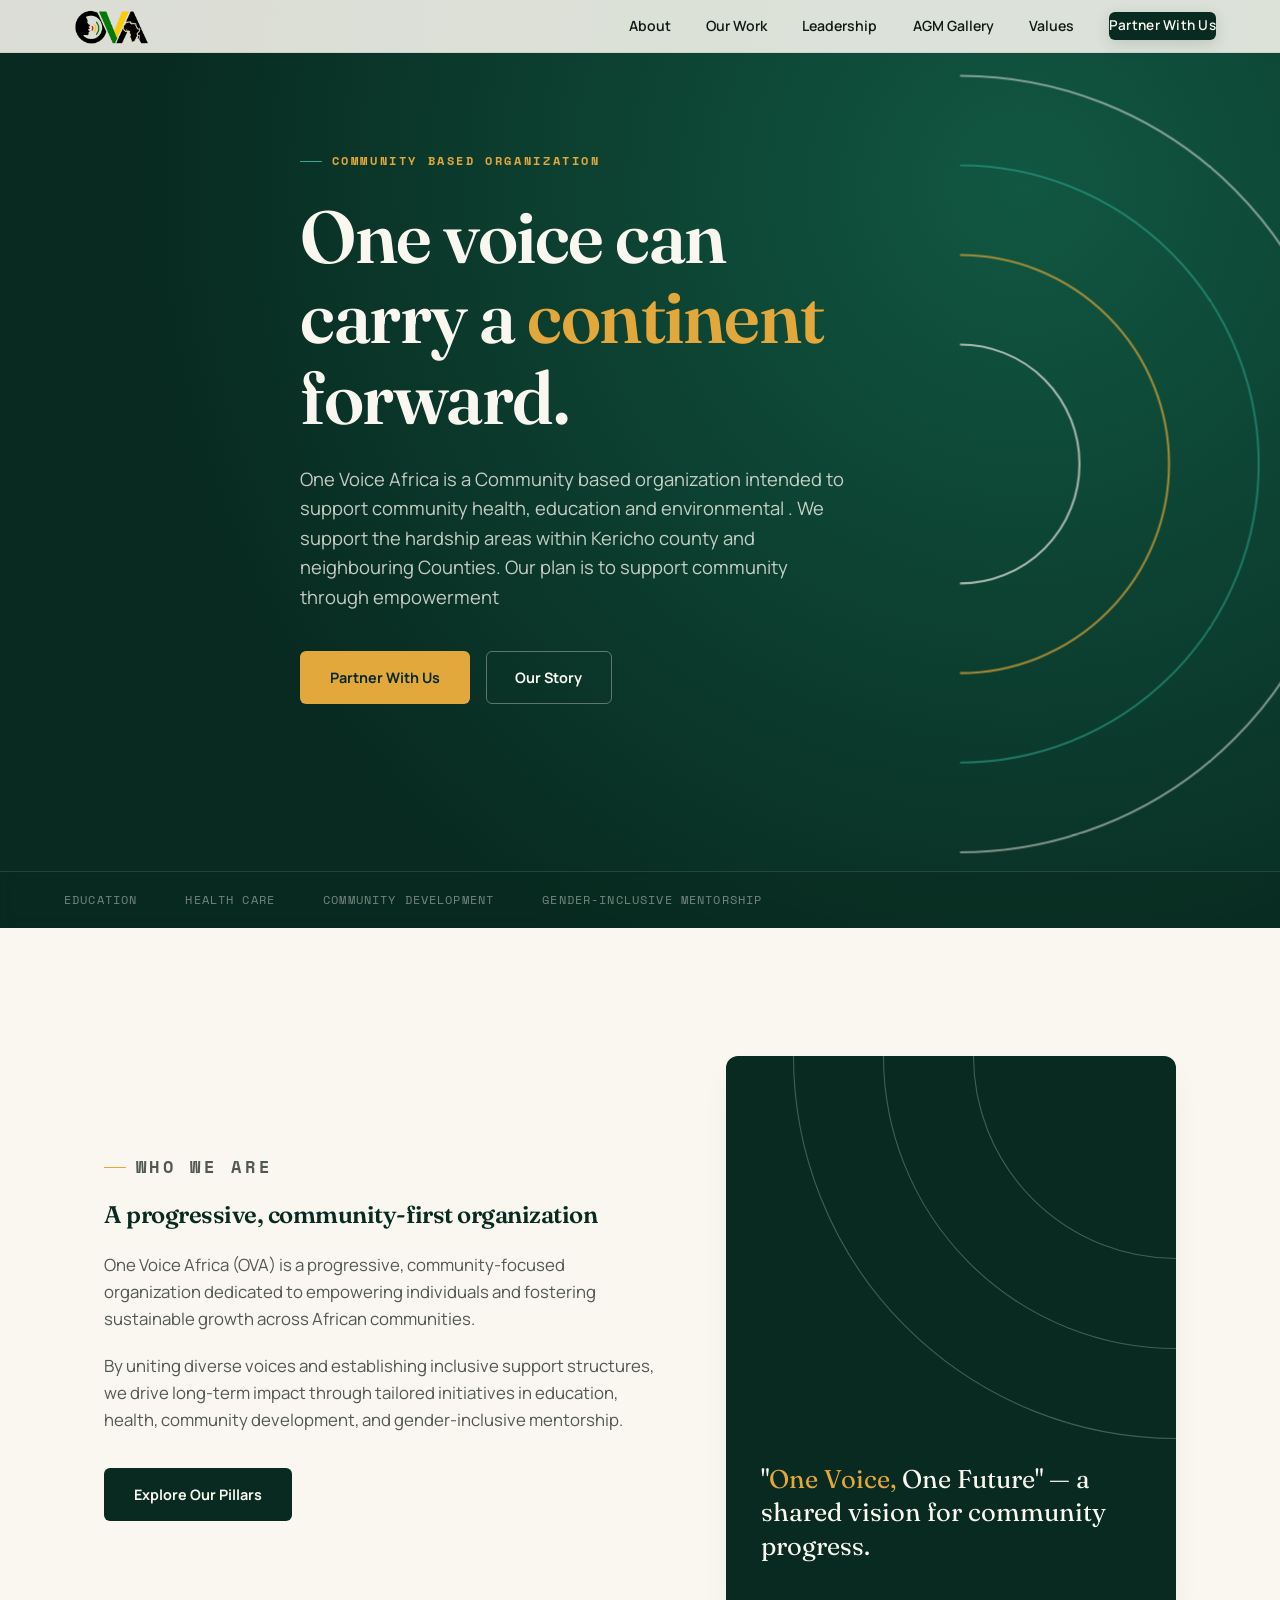
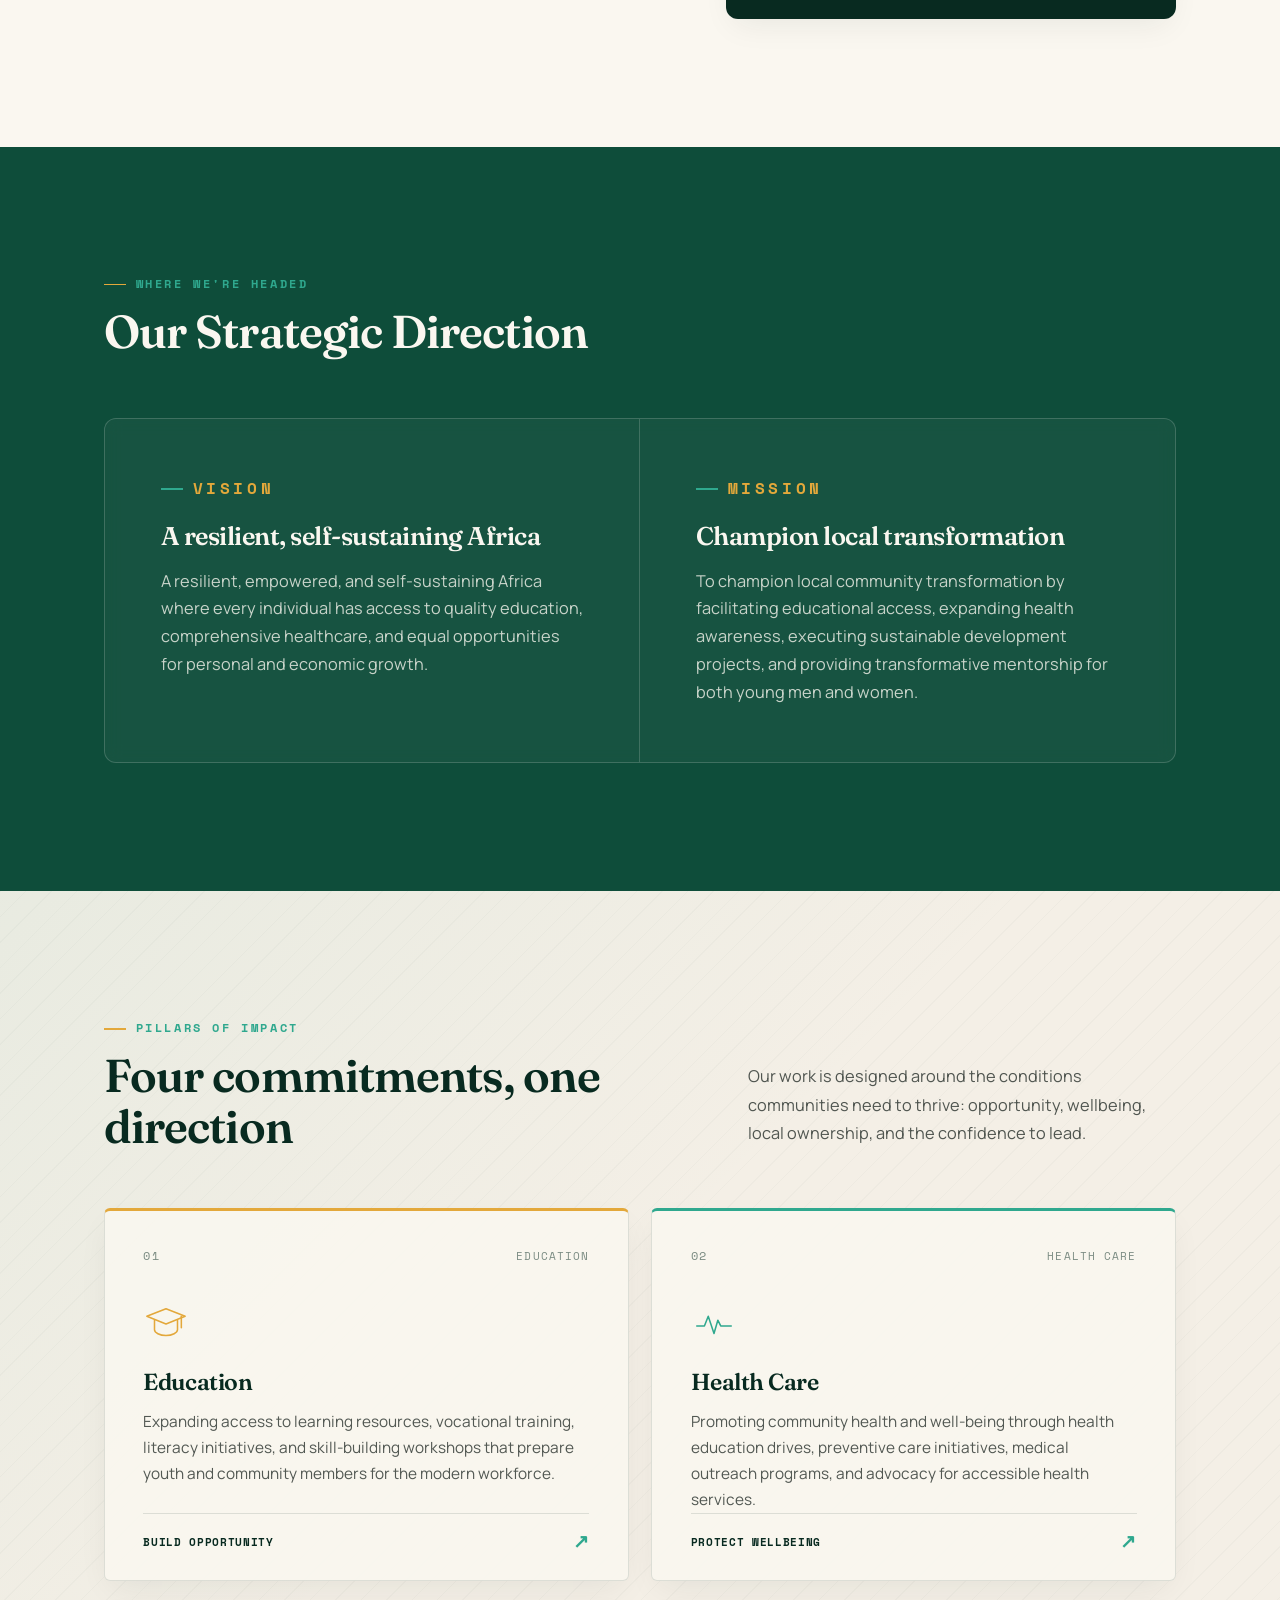
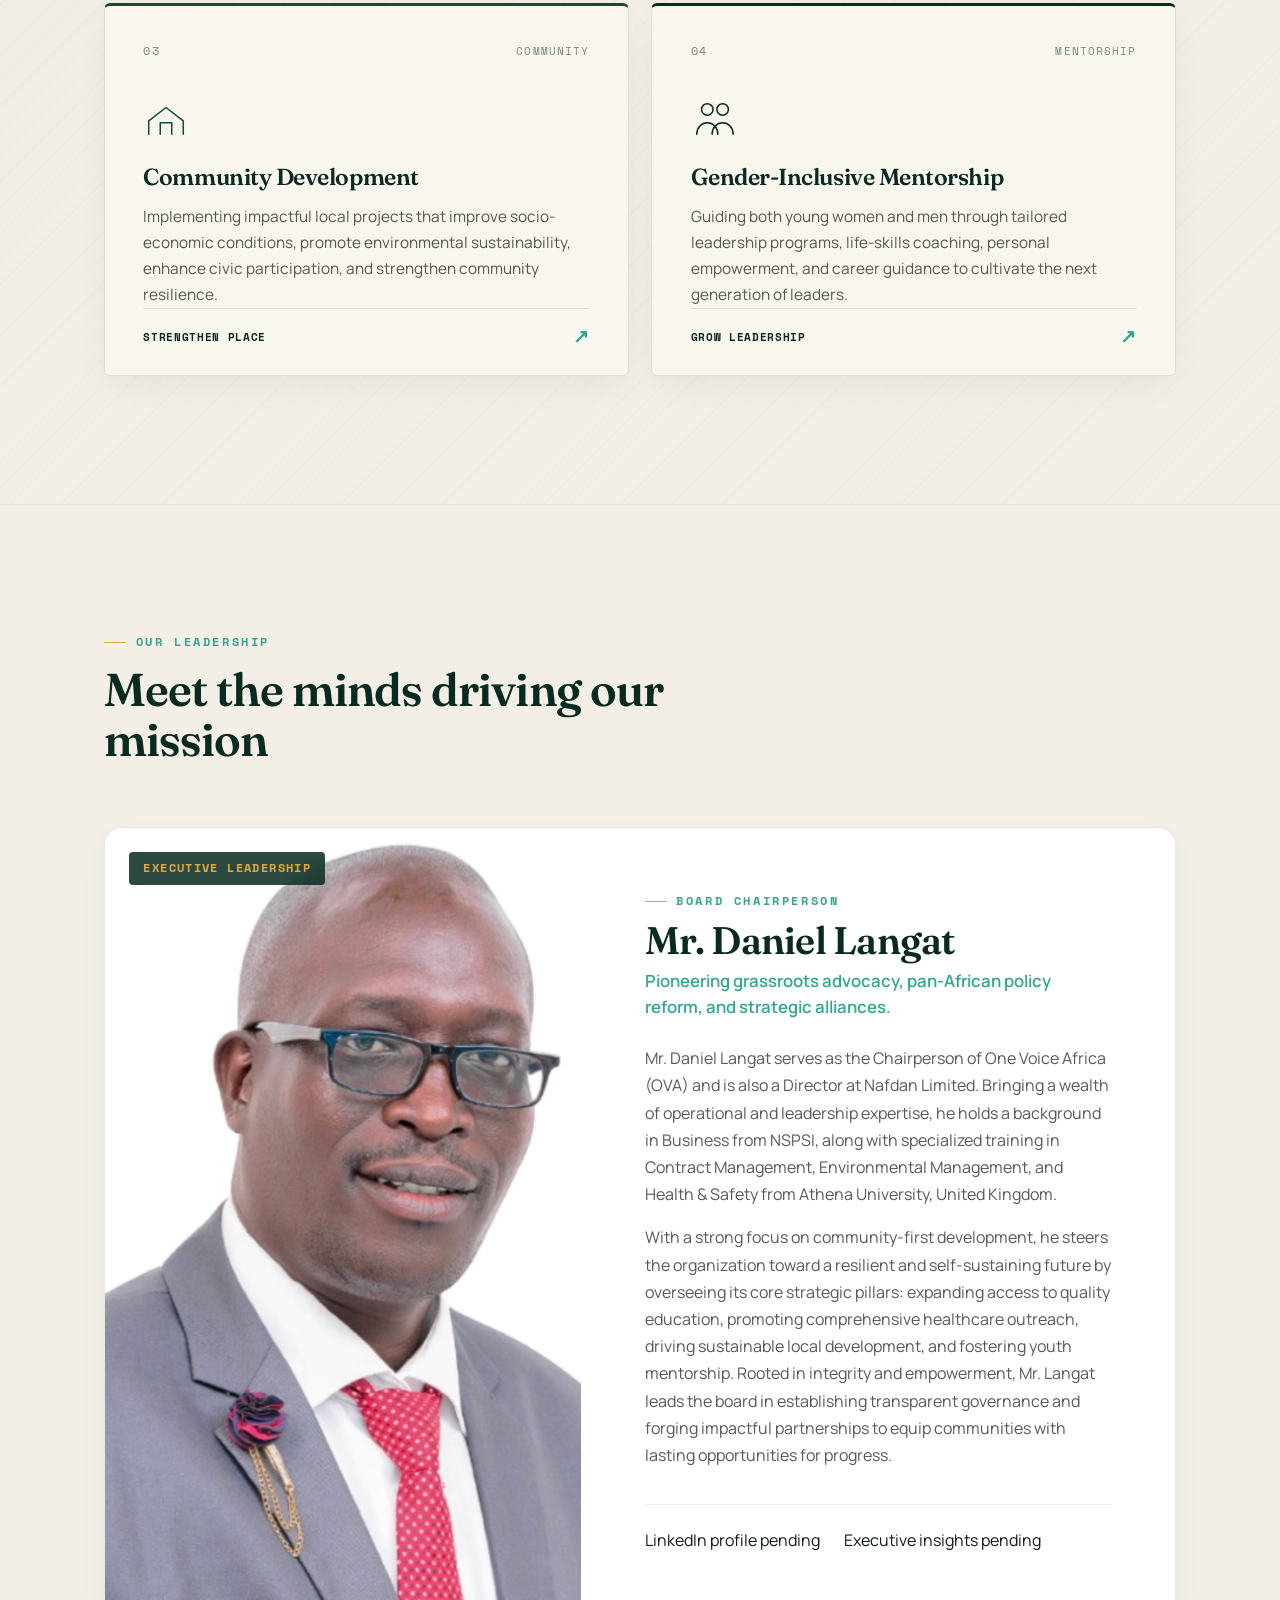
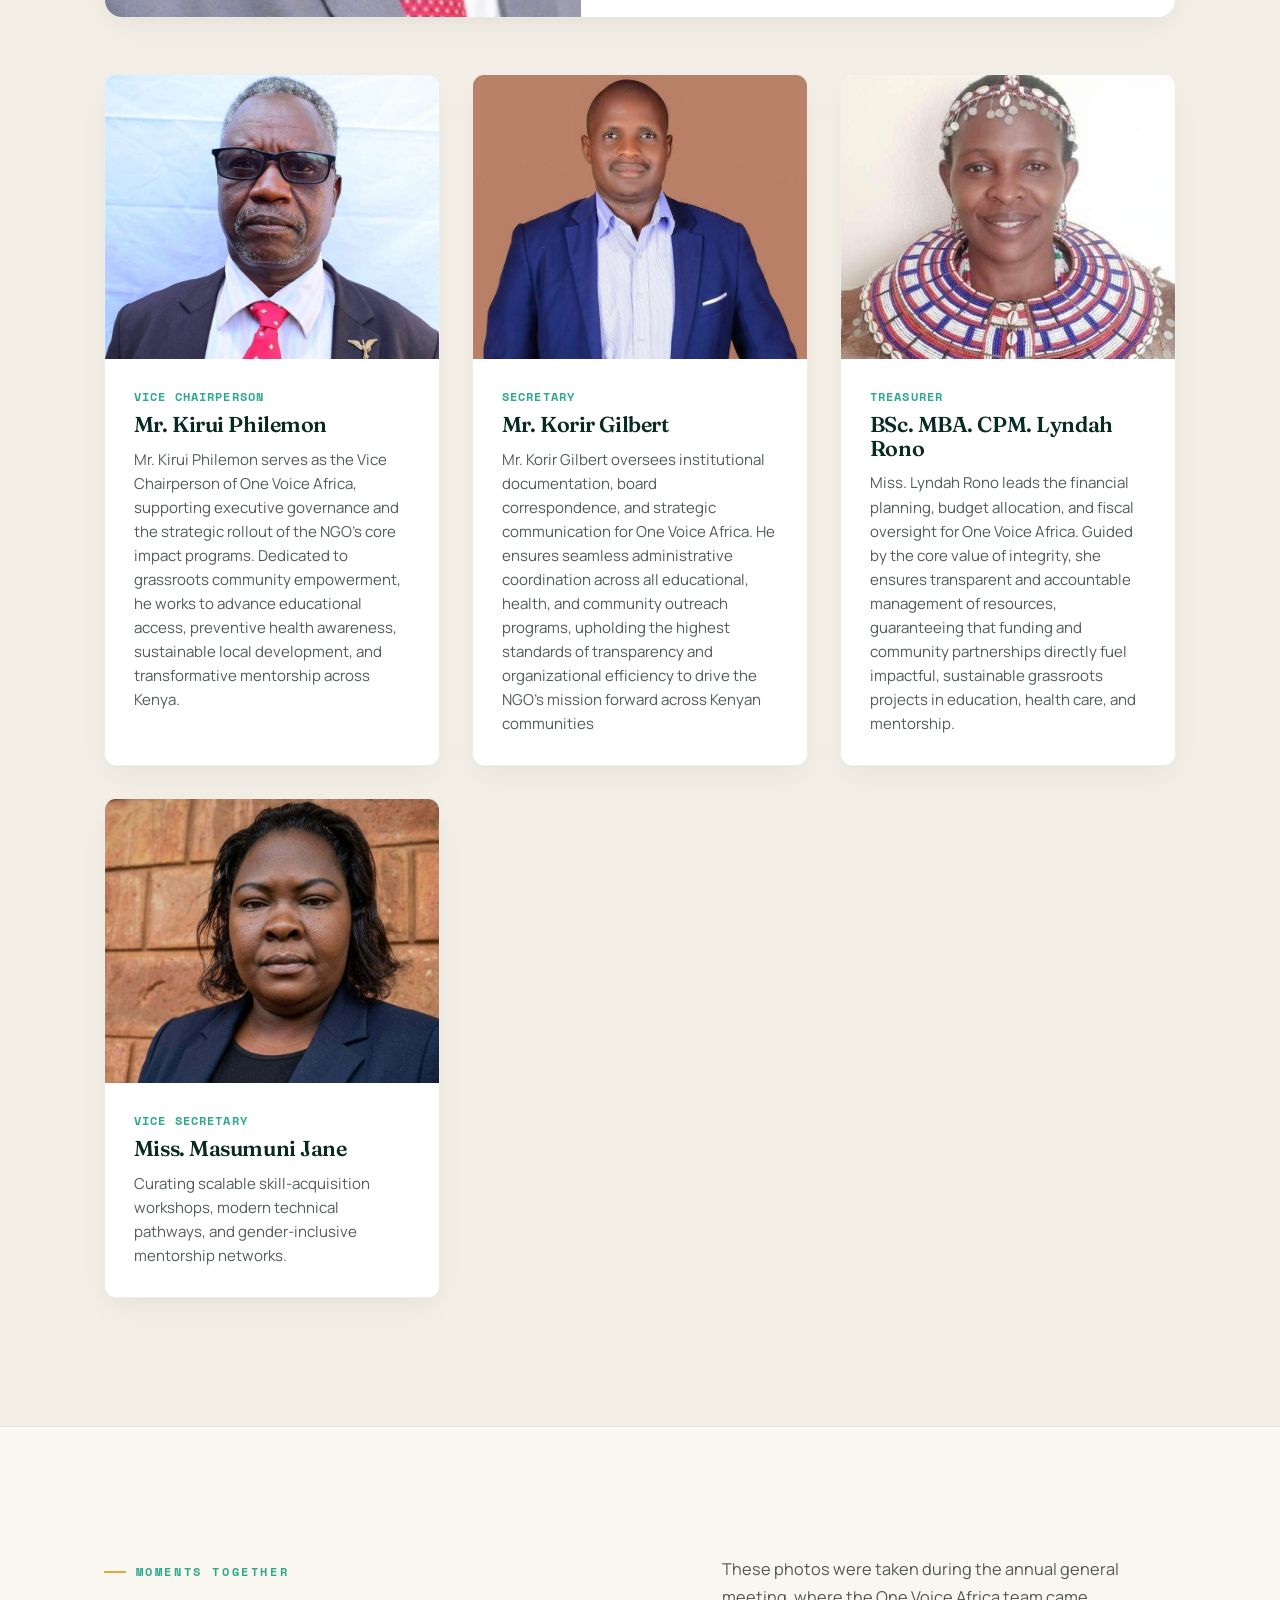
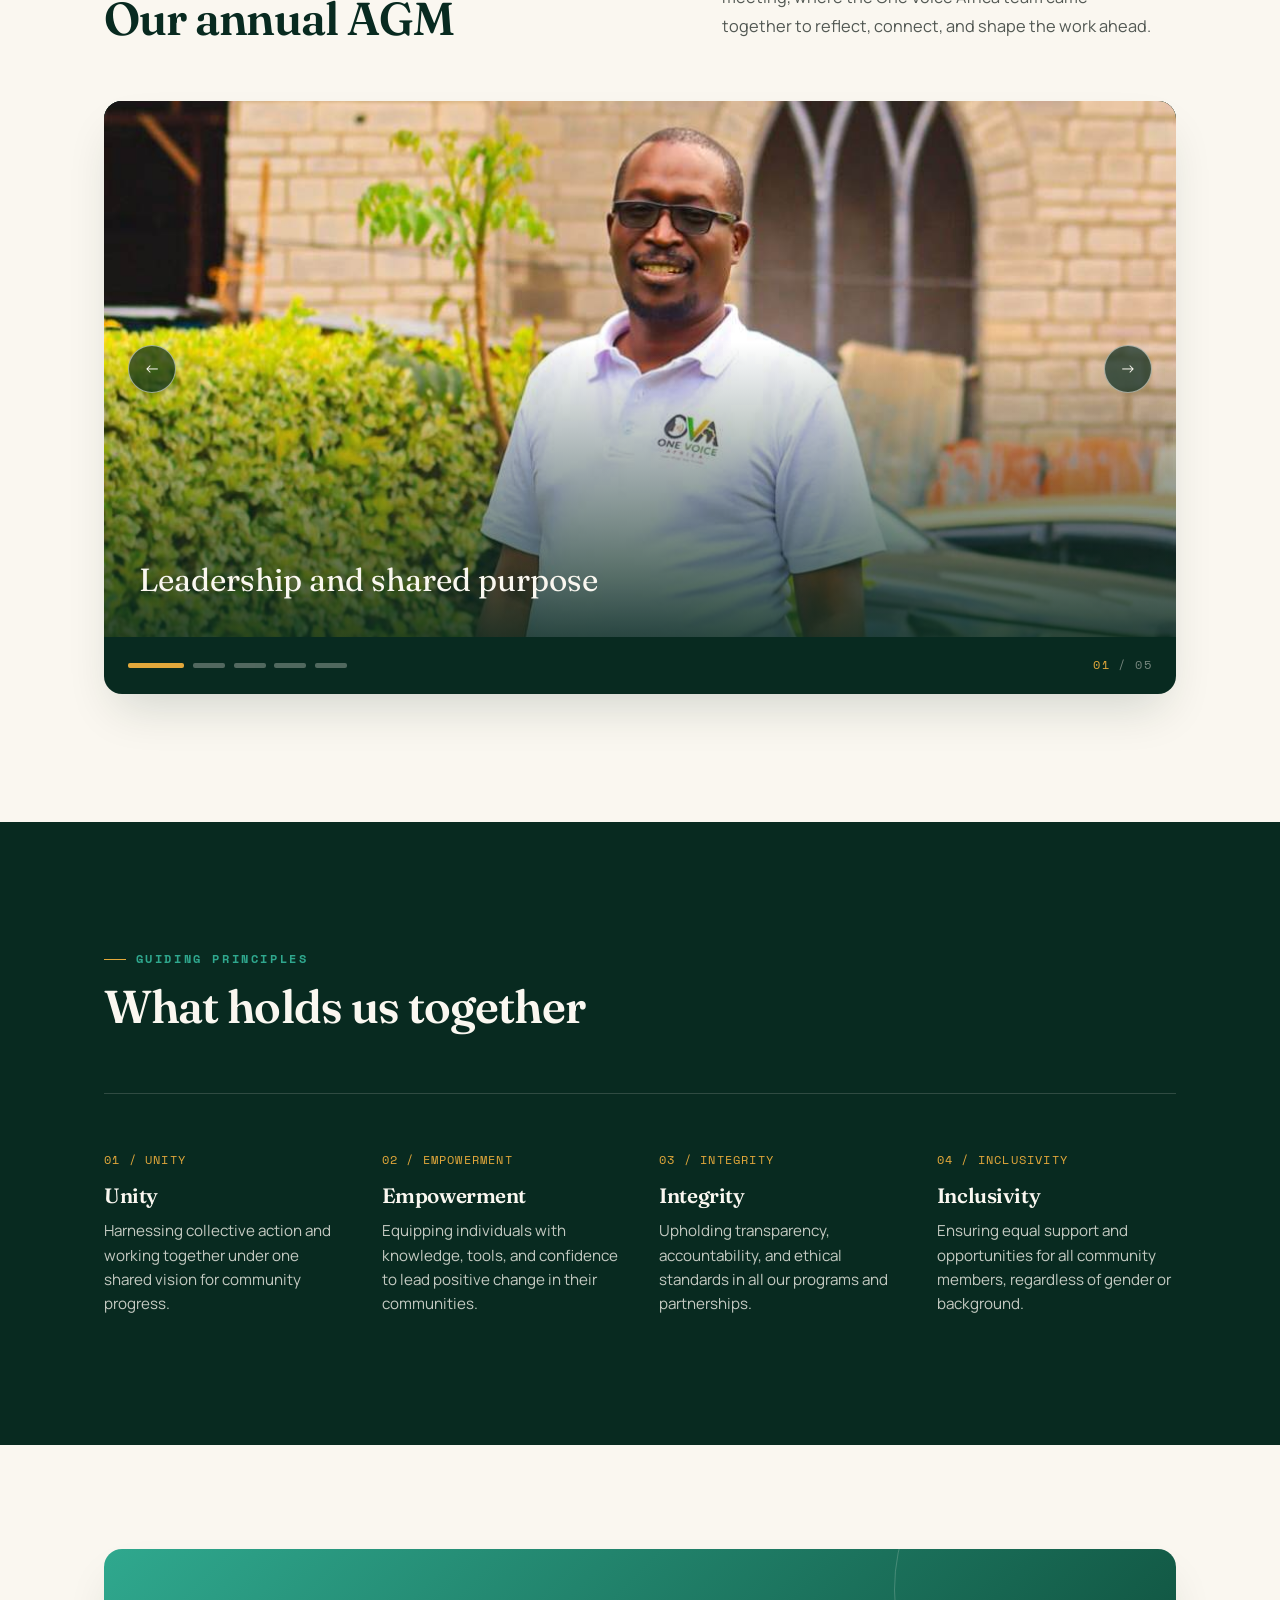
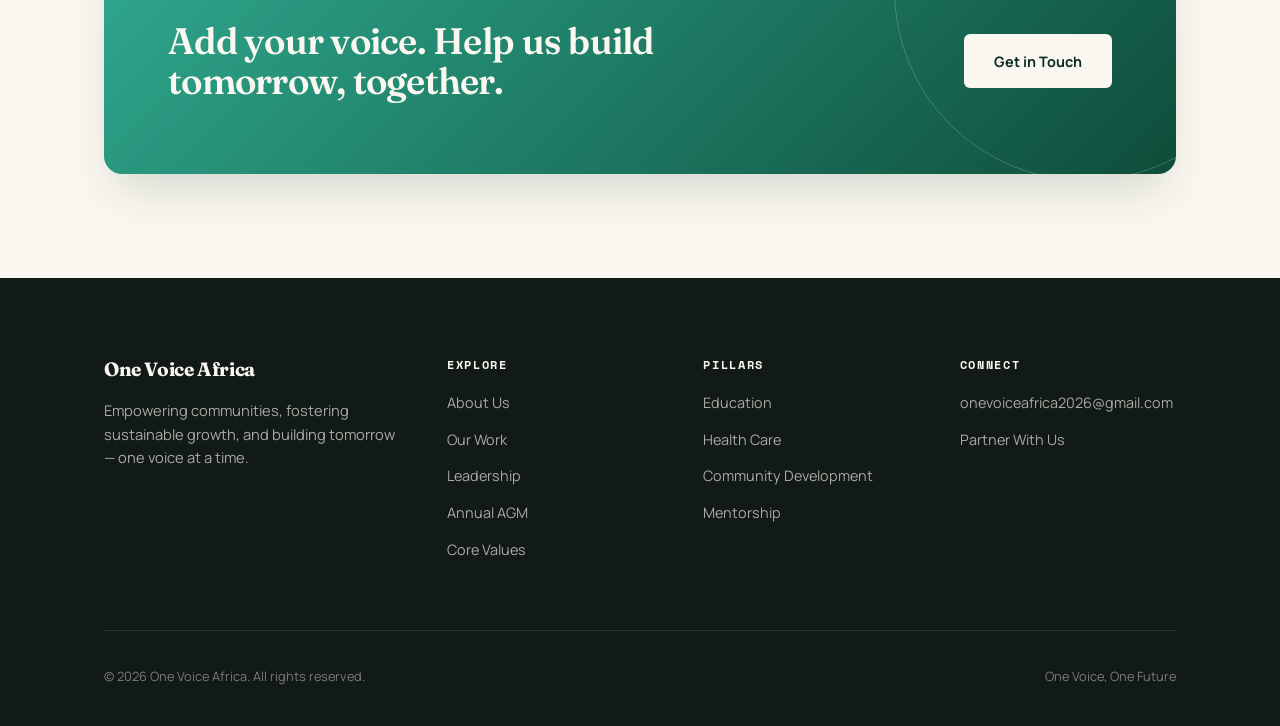
<file: index.html>
<!DOCTYPE html>
<html lang="en">
<head>
<meta charset="UTF-8">
<meta name="viewport" content="width=device-width, initial-scale=1.0">
<title>One Voice Africa — One Voice, One Future</title>
<link rel="preconnect" href="https://fonts.googleapis.com">
<link rel="preconnect" href="https://fonts.gstatic.com" crossorigin>
<link href="https://fonts.googleapis.com/css2?family=Fraunces:opsz,wght@9..144,300;9..144,500;9..144,600;9..144,700&family=Manrope:wght@400;500;600;700;800&family=Space+Mono:wght@400;700&display=swap" rel="stylesheet">
<link rel="stylesheet" href="css/styles.css">
<link rel="shortcut icon" href="logo.ico" type="image/x-icon">
</head>
<body>

<header class="site-header">
  <a href="#top" class="brand" aria-label="One Voice Africa home">
    <img src="Images/logo.png" alt="One Voice Africa" class="brand-logo" width="190" height="72" decoding="async">
  </a>
  <nav class="links" id="navLinks" aria-label="Primary navigation" aria-hidden="true">
    <a href="#about">About</a>
    <a href="#pillars">Our Work</a>
    <a href="#team">Leadership</a>
    <a href="#agm-gallery">AGM Gallery</a>
    <a href="#values">Values</a>
    <a href="#contact" class="nav-cta">Partner With Us</a>
  </nav>
  <button class="menu-btn" id="menuBtn" type="button" aria-label="Open navigation menu" aria-controls="navLinks" aria-expanded="false">
    <span aria-hidden="true"></span><span aria-hidden="true"></span><span aria-hidden="true"></span>
  </button>
</header>

<main id="top">

  <!-- HERO -->
  <section class="hero">
    <div class="hero-arcs" aria-hidden="true">
      <svg viewBox="0 0 600 600">
        <g stroke="#E3A83B" fill="none">
          <path class="arc-path" stroke="rgba(247,243,234,0.5)" d="M300,300 m0,-260 a260,260 0 0 1 0,520" />
          <path class="arc-path" stroke="#2FA88E" stroke-opacity="0.55" d="M300,300 m0,-200 a200,200 0 0 1 0,400" />
          <path class="arc-path" stroke="#E3A83B" stroke-opacity="0.7" d="M300,300 m0,-140 a140,140 0 0 1 0,280" />
          <path class="arc-path" stroke="rgba(247,243,234,0.65)" d="M300,300 m0,-80 a80,80 0 0 1 0,160" />
        </g>
        <circle class="arc-path" cx="300" cy="300" r="14" fill="#F7F3EA" stroke="none"/>
      </svg>
    </div>
    <div class="wrap">
      <div class="hero-inner">
        <p class="eyebrow">Community Based Organization</p>
        <h1>One voice can<br>carry a <em>continent</em> forward.</h1>
        <p class="lede">One Voice Africa is a Community based organization intended to support community health, education and environmental
          . We support the hardship areas within Kericho county and neighbouring Counties. Our plan is to support community through empowerment
        </p>
        <div class="hero-ctas">
          <a href="#contact" class="btn btn-primary">Partner With Us</a>
          <a href="#about" class="btn btn-ghost">Our Story</a>
        </div>
      </div>
    </div>
    <div class="hero-tagline-strip">
      <span>Education</span>
      <span>Health Care</span>
      <span>Community Development</span>
      <span>Gender-Inclusive Mentorship</span>
    </div>
  </section>

  <!-- ABOUT -->
  <section class="about" id="about">
    <div class="wrap">
      <div class="about-grid">
        <div class="reveal">
          <p class="eyebrow">Who We Are</p>
          <h2 class="about-heading">A progressive, community-first organization</h2>
          <p>One Voice Africa (OVA) is a progressive, community-focused organization dedicated to empowering individuals and fostering sustainable growth across African communities.</p>
          <p>By uniting diverse voices and establishing inclusive support structures, we drive long-term impact through tailored initiatives in education, health, community development, and gender-inclusive mentorship.</p>
          <a href="#pillars" class="btn btn-primary about-link">Explore Our Pillars</a>
        </div>
        <div class="about-visual reveal">
          <svg viewBox="0 0 400 500" aria-hidden="true">
            <g stroke="rgba(247,243,234,0.25)" fill="none">
              <circle cx="400" cy="0" r="180"/>
              <circle cx="400" cy="0" r="260"/>
              <circle cx="400" cy="0" r="340"/>
            </g>
          </svg>
          <p class="cap">"<span>One Voice,</span> One Future" — a shared vision for community progress.</p>
        </div>
      </div>
    </div>
  </section>

  <!-- VISION / MISSION -->
  <section class="vm">
    <div class="wrap">
      <div class="section-head section-head-dark reveal">
        <p class="eyebrow">Where We're Headed</p>
        <h2>Our Strategic Direction</h2>
      </div>
      <div class="vm-grid reveal">
        <div class="vm-cell">
          <p class="eyebrow">Vision</p>
          <h3>A resilient, self-sustaining Africa</h3>
          <p>A resilient, empowered, and self-sustaining Africa where every individual has access to quality education, comprehensive healthcare, and equal opportunities for personal and economic growth.</p>
        </div>
        <div class="vm-cell">
          <p class="eyebrow">Mission</p>
          <h3>Champion local transformation</h3>
          <p>To champion local community transformation by facilitating educational access, expanding health awareness, executing sustainable development projects, and providing transformative mentorship for both young men and women.</p>
        </div>
      </div>
    </div>
  </section>

  <!-- PILLARS -->
  <section class="pillars" id="pillars">
    <div class="wrap">
      <div class="pillars-intro reveal">
        <div class="section-head">
          <p class="eyebrow">Pillars of Impact</p>
          <h2>Four commitments, one direction</h2>
        </div>
        <p class="pillars-summary">Our work is designed around the conditions communities need to thrive: opportunity, wellbeing, local ownership, and the confidence to lead.</p>
      </div>
      <div class="pillar-grid">
        <div class="pillar-card c-edu reveal">
          <div class="pillar-topline"><span class="pillar-number">01</span><span class="tag">Education</span></div>
          <span class="glyph"><svg viewBox="0 0 48 48" fill="none" stroke-width="1.6" stroke-linecap="round" stroke-linejoin="round"><path d="M4 16 24 8l20 8-20 8L4 16Z"/><path d="M12 20v10c0 3 5.4 6 12 6s12-3 12-6V20"/><path d="M40 16v12"/></svg></span>
          <h3>Education</h3>
          <p>Expanding access to learning resources, vocational training, literacy initiatives, and skill-building workshops that prepare youth and community members for the modern workforce.</p>
          <span class="pillar-link" aria-hidden="true">Build opportunity <span>↗</span></span>
        </div>

        <div class="pillar-card c-health reveal">
          <div class="pillar-topline"><span class="pillar-number">02</span><span class="tag">Health Care</span></div>
          <span class="glyph"><svg viewBox="0 0 48 48" fill="none" stroke-width="1.6" stroke-linecap="round" stroke-linejoin="round"><path d="M6 26h8l4-10 6 18 4-14 3 6h11"/></svg></span>
          <h3>Health Care</h3>
          <p>Promoting community health and well-being through health education drives, preventive care initiatives, medical outreach programs, and advocacy for accessible health services.</p>
          <span class="pillar-link" aria-hidden="true">Protect wellbeing <span>↗</span></span>
        </div>

        <div class="pillar-card c-comm reveal">
          <div class="pillar-topline"><span class="pillar-number">03</span><span class="tag">Community</span></div>
          <span class="glyph"><svg viewBox="0 0 48 48" fill="none" stroke-width="1.6" stroke-linecap="round" stroke-linejoin="round"><path d="M6 40V26l18-14 18 14v14"/><path d="M18 40V28h12v12"/></svg></span>
          <h3>Community Development</h3>
          <p>Implementing impactful local projects that improve socio-economic conditions, promote environmental sustainability, enhance civic participation, and strengthen community resilience.</p>
          <span class="pillar-link" aria-hidden="true">Strengthen place <span>↗</span></span>
        </div>

        <div class="pillar-card c-mentor reveal">
          <div class="pillar-topline"><span class="pillar-number">04</span><span class="tag">Mentorship</span></div>
          <span class="glyph"><svg viewBox="0 0 48 48" fill="none" stroke-width="1.6" stroke-linecap="round" stroke-linejoin="round"><circle cx="17" cy="14" r="6"/><circle cx="33" cy="14" r="6"/><path d="M6 40c0-7 5-12 11-12s11 5 11 12"/><path d="M22 40c0-7 5-12 11-12s11 5 11 12"/></svg></span>
          <h3>Gender-Inclusive Mentorship</h3>
          <p>Guiding both young women and men through tailored leadership programs, life-skills coaching, personal empowerment, and career guidance to cultivate the next generation of leaders.</p>
          <span class="pillar-link" aria-hidden="true">Grow leadership <span>↗</span></span>
        </div>
      </div>
    </div>
  </section>

  <!-- MEET OUR TEAM -->
  <section class="team" id="team">
    <div class="wrap">
      <div class="section-head reveal">
        <p class="eyebrow">Our Leadership</p>
        <h2>Meet the minds driving our mission</h2>
      </div>

      <!-- CHAIRPERSON FEATURE (BIGGER SECTION) -->
      <div class="chair-card reveal">
        <div class="chair-media">
          <div class="img-placeholder">
            <!-- Replace src with Chairperson portrait -->
            <img src="Images/Bill-Gates.jpeg" alt="Portrait of Mr. Daniel Langat, Board Chairperson" loading="lazy" decoding="async" width="900" height="1200">
            <span class="role-badge">Executive Leadership</span>
          </div>
        </div>
        <div class="chair-content">
         <p class="eyebrow">Board Chairperson</p>
            <h3>Mr. Daniel Langat</h3>
            <p class="chair-role-desc">Pioneering grassroots advocacy, pan-African policy reform, and strategic alliances.</p>
            <div class="chair-bio">
              <p>Mr. Daniel Langat serves as the Chairperson of One Voice Africa (OVA) and is also a Director at Nafdan Limited. Bringing a wealth of operational and leadership expertise, he holds a background in Business from NSPSI, along with specialized training in Contract Management, Environmental Management, and Health & Safety from Athena University, United Kingdom.</p>
              <p>With a strong focus on community-first development, he steers the organization toward a resilient and self-sustaining future by overseeing its core strategic pillars: expanding access to quality education, promoting comprehensive healthcare outreach, driving sustainable local development, and fostering youth mentorship. Rooted in integrity and empowerment, Mr. Langat leads the board in establishing transparent governance and forging impactful partnerships to equip communities with lasting opportunities for progress.</p>
            </div>
          <div class="team-socials">
            <span>LinkedIn profile pending</span>
            <span>Executive insights pending</span>
          </div>
        </div>
      </div>

      <!-- OTHER TEAM MEMBERS (EQUAL SECTIONS) -->

      
      <div class="team-grid">
        <!-- vice chairperson  -->
        <div class="team-card reveal">
          <div class="img-placeholder">
            <img src="Images/kirui_Philemon.jpeg" alt="Portrait of Mr. Kirui Philemon, Vice Chairperson" loading="lazy" decoding="async" width="900" height="675">
          </div>
          <div class="team-info">
            <span class="member-role">Vice Chairperson</span>
            <h3>Mr. Kirui Philemon</h3>
            <p>Mr. Kirui Philemon serves as the Vice Chairperson of One Voice Africa, supporting executive governance and the strategic rollout of the NGO's core impact programs. Dedicated
               to grassroots community empowerment, he works to advance educational access, preventive health awareness, sustainable local development, and transformative mentorship across Kenya.</p>
          </div>
        </div>

        <div class="team-card reveal">
          <div class="img-placeholder">
            <img src="Images/korir gilbert.jpeg" alt="Portrait of Korir Gilbert, Secretary" loading="lazy" decoding="async" width="900" height="675">
          </div>
          <div class="team-info">
            <span class="member-role">Secretary</span>
            <h3>Mr. Korir Gilbert</h3>
            <p>Mr. Korir Gilbert oversees institutional documentation, board correspondence, and strategic communication for One Voice Africa. He ensures seamless administrative coordination across all educational, health, and community outreach programs, upholding the highest standards of 
              transparency and organizational efficiency to drive the NGO's mission forward across Kenyan communities</p>
          </div>
        </div>

        
        <div class="team-card reveal">
          <div class="img-placeholder">
            <img src="Images/Lyndah Rono.jpeg" alt="Portrait of Lyndah Rono, Treasurer" loading="lazy" decoding="async" width="900" height="675">
          </div>
          <div class="team-info">
            <span class="member-role">Treasurer</span>
            <h3>BSc. MBA. CPM. Lyndah Rono</h3>
            <p>Miss. Lyndah Rono leads the financial planning, budget allocation, and fiscal oversight for One Voice Africa. Guided by the core value of integrity, she ensures transparent and accountable management of resources, guaranteeing that funding and community 
              partnerships directly fuel impactful, sustainable grassroots projects in education, health care, and mentorship.</p>
          </div>
        </div>

        <div class="team-card reveal">
          <div class="img-placeholder">
            <img src="Images/Vice-Secretary.jpeg" alt="Portrait of Mrs. Masumuni Jane, Vice Secretary" loading="lazy" decoding="async" width="900" height="675">
          </div>
          <div class="team-info">
            <span class="member-role">Vice Secretary</span>
            <h3>Miss. Masumuni Jane</h3>
            <p>Curating scalable skill-acquisition workshops, modern technical pathways, and gender-inclusive mentorship networks.</p>
          </div>
        </div>
      </div>
    </div>
  </section>

  <!-- ANNUAL AGM GALLERY -->
  <section class="agm-gallery" id="agm-gallery" aria-labelledby="agm-title">
    <div class="wrap">
      <div class="agm-intro reveal">
        <div class="section-head">
          <p class="eyebrow">Moments Together</p>
          <h2 id="agm-title">Our annual AGM</h2>
        </div>
        <p class="agm-description">These photos were taken during the annual general meeting, where the One Voice Africa team came together to reflect, connect, and shape the work ahead.</p>
      </div>

      <div class="agm-slider reveal" data-slider>
        <div class="agm-stage" aria-live="polite">
          <figure class="agm-slide is-active">
            <img src="Images/group-images/Agm1.jpeg" alt="One Voice Africa leadership during the annual AGM" loading="lazy" decoding="async" width="900" height="1200">
            <figcaption>Leadership and shared purpose</figcaption>
          </figure>
          <figure class="agm-slide">
            <img src="Images/group-images/Agm2.jpeg" alt="One Voice Africa team member at the annual AGM" loading="lazy" decoding="async" width="900" height="675">
            <figcaption>Listening, learning, and planning</figcaption>
          </figure>
          <figure class="agm-slide">
            <img src="Images/group-images/Agm3.jpeg" alt="One Voice Africa secretary at the annual AGM" loading="lazy" decoding="async" width="900" height="675">
            <figcaption>Building stronger community work</figcaption>
          </figure>
          <figure class="agm-slide">
            <img src="Images/group-images/Agm4.jpeg" alt="One Voice Africa treasurer at the annual AGM" loading="lazy" decoding="async" width="900" height="675">
            <figcaption>Accountability in action</figcaption>
          </figure>
          <figure class="agm-slide">
            <img src="Images/group-images/Agm5.jpeg" alt="One Voice Africa vice secretary at the annual AGM" loading="lazy" decoding="async" width="900" height="675">
            <figcaption>Many voices, one future</figcaption>
          </figure>
          <button class="agm-control agm-prev" type="button" aria-label="Show previous AGM photo">&#8592;</button>
          <button class="agm-control agm-next" type="button" aria-label="Show next AGM photo">&#8594;</button>
        </div>
        <div class="agm-footer">
          <div class="agm-dots" role="tablist" aria-label="Choose an AGM photo">
            <button class="agm-dot is-active" type="button" role="tab" aria-label="Show AGM photo 1" aria-selected="true"></button>
            <button class="agm-dot" type="button" role="tab" aria-label="Show AGM photo 2" aria-selected="false"></button>
            <button class="agm-dot" type="button" role="tab" aria-label="Show AGM photo 3" aria-selected="false"></button>
            <button class="agm-dot" type="button" role="tab" aria-label="Show AGM photo 4" aria-selected="false"></button>
            <button class="agm-dot" type="button" role="tab" aria-label="Show AGM photo 5" aria-selected="false"></button>
          </div>
          <span class="agm-count"><span data-slide-current>01</span> / 05</span>
        </div>
      </div>
    </div>
  </section>

  <!-- VALUES -->
  <section class="values" id="values">
    <div class="wrap">
      <div class="section-head section-head-dark reveal">
        <p class="eyebrow">Guiding Principles</p>
        <h2>What holds us together</h2>
      </div>
      <hr class="values-rule">
      <div class="values-grid reveal">
        <div class="value-item">
          <span class="num">01 / UNITY</span>
          <h3>Unity</h3>
          <p>Harnessing collective action and working together under one shared vision for community progress.</p>
        </div>
        <div class="value-item">
          <span class="num">02 / EMPOWERMENT</span>
          <h3>Empowerment</h3>
          <p>Equipping individuals with knowledge, tools, and confidence to lead positive change in their communities.</p>
        </div>
        <div class="value-item">
          <span class="num">03 / INTEGRITY</span>
          <h3>Integrity</h3>
          <p>Upholding transparency, accountability, and ethical standards in all our programs and partnerships.</p>
        </div>
        <div class="value-item">
          <span class="num">04 / INCLUSIVITY</span>
          <h3>Inclusivity</h3>
          <p>Ensuring equal support and opportunities for all community members, regardless of gender or background.</p>
        </div>
      </div>
    </div>
  </section>

  <!-- CTA -->
  <section class="cta-band" id="contact">
    <div class="wrap">
      <div class="cta-box reveal">
        <h2>Add your voice. Help us build tomorrow, together.</h2>
        <a href="mailto:onevoiceafrica2026@gmail.com" class="btn btn-primary">Get in Touch</a>
      </div>
    </div>
  </section>

</main>

<footer>
  <div class="wrap">
    <div class="footer-grid">
      <div class="footer-brand">
        <a href="#top" class="brand">One Voice Africa</a>
        <p>Empowering communities, fostering sustainable growth, and building tomorrow — one voice at a time.</p>
      </div>
      <div>
        <h4>Explore</h4>
        <ul>
          <li><a href="#about">About Us</a></li>
          <li><a href="#pillars">Our Work</a></li>
          <li><a href="#team">Leadership</a></li>
          <li><a href="#agm-gallery">Annual AGM</a></li>
          <li><a href="#values">Core Values</a></li>
        </ul>
      </div>
      <div>
        <h4>Pillars</h4>
        <ul>
          <li><a href="#pillars">Education</a></li>
          <li><a href="#pillars">Health Care</a></li>
          <li><a href="#pillars">Community Development</a></li>
          <li><a href="#pillars">Mentorship</a></li>
        </ul>
      </div>
      <div>
        <h4>Connect</h4>
        <ul>
          <li><a href="mailto:onevoiceafrica2026@gmail.com">onevoiceafrica2026@gmail.com</a></li>
          <li><a href="#contact">Partner With Us</a></li>
        </ul>
      </div>
    </div>
    <div class="footer-bottom">
      <span>© 2026 One Voice Africa. All rights reserved.</span>
      <span>One Voice, One Future</span>
    </div>
  </div>
</footer>

<script src="js/script.js" defer></script>
</body>
</html>
</file>
<file: css/styles.css>
:root {
  --green-deep: #082A20;
  --green: #0E4D3A;
  --teal: #2FA88E;
  --teal-glow: rgba(47, 168, 142, 0.15);
  --gold: #E3A83B;
  --gold-glow: rgba(227, 168, 59, 0.2);
  --ivory: #FAF7F0;
  --ivory-card: #FFFFFF;
  --ink: #111A16;
  --ink-soft: rgba(17, 26, 22, 0.72);
  --ivory-soft: rgba(250, 247, 240, 0.78);
  --ivory-faint: rgba(250, 247, 240, 0.45);
  --radius-sm: 6px;
  --radius-md: 12px;
  --radius-lg: 18px;
  --ease: cubic-bezier(0.16, 1, 0.3, 1);
  --shadow-soft: 0 12px 32px -8px rgba(8, 42, 32, 0.08);
  --shadow-hover: 0 24px 48px -12px rgba(8, 42, 32, 0.16);
}

* { box-sizing: border-box; margin: 0; padding: 0; }
html { scroll-behavior: smooth; }

body {
  background: var(--ivory);
  color: var(--ink);
  font-family: 'Manrope', sans-serif;
  line-height: 1.6;
  overflow-x: hidden;
  -webkit-font-smoothing: antialiased;
}

h1, h2, h3, h4 {
  font-family: 'Fraunces', serif;
  font-weight: 600;
  line-height: 1.1;
  letter-spacing: -0.02em;
  color: var(--green-deep);
}

a { color: inherit; text-decoration: none; }
button { font: inherit; }
img { max-width: 100%; display: block; }
ul { list-style: none; }

.eyebrow {
  font-family: 'Space Mono', monospace;
  font-size: 0.74rem;
  letter-spacing: 0.22em;
  text-transform: uppercase;
  font-weight: 700;
  color: var(--teal);
  display: flex;
  align-items: center;
  gap: 0.6rem;
}
.eyebrow::before {
  content: '';
  width: 22px; height: 1.5px;
  background: var(--gold);
  display: inline-block;
}

.wrap {
  max-width: 1200px;
  margin: 0 auto;
  padding: 0 5vw;
}

:focus-visible {
  outline: 2px solid var(--gold);
  outline-offset: 3px;
}

@media (prefers-reduced-motion: reduce) {
  * {
    animation-duration: 0.01ms !important;
    animation-iteration-count: 1 !important;
    transition-duration: 0.01ms !important;
    scroll-behavior: auto !important;
  }
}

/* ---------- NAV ---------- */
header {
  position: fixed; top: 0; left: 0; right: 0;
  z-index: 100;
  padding: 0.5rem 5vw;
  display: flex; align-items: center; justify-content: space-between;
  background: rgba(250, 247, 240, 0.88);
  -webkit-backdrop-filter: blur(14px);
  backdrop-filter: blur(14px);
  border-bottom: 1px solid rgba(8, 42, 32, 0.08);
  transition: background-color 0.3s var(--ease), border-color 0.3s var(--ease);
}

.brand {
  display: inline-flex;
  align-items: center;
  color: var(--green-deep);
  line-height: 1;
}
.brand-logo {
  width: 95px;
  height: auto;
  max-height: 36px;
  object-fit: contain;
}

nav.links { display: flex; gap: 2.2rem; align-items: center; }
nav.links a {
  font-size: 0.88rem;
  font-weight: 600;
  color: var(--ink);
  position: relative;
  padding: 0.2rem 0;
  transition: color 0.2s var(--ease);
}
nav.links a::after {
  content: '';
  position: absolute; left: 0; right: 100%; bottom: -3px;
  height: 2px; background: var(--gold);
  transition: right 0.28s var(--ease);
}
nav.links a:hover::after { right: 0; }
nav.links a:hover { color: var(--green-deep); }

.nav-cta {
  background: var(--green-deep) !important;
  color: var(--ivory) !important;
  padding: 0.65rem 1.2rem;
  border-radius: var(--radius-sm);
  font-size: 0.85rem !important;
  letter-spacing: 0.02em;
  font-weight: 700;
  box-shadow: 0 4px 16px rgba(8, 42, 32, 0.15);
  transition: transform 0.2s var(--ease), box-shadow 0.2s var(--ease), background 0.2s var(--ease) !important;
}
.nav-cta::after { display: none !important; }
.nav-cta:hover {
  background: var(--teal) !important;
  transform: translateY(-2px);
  box-shadow: 0 8px 24px rgba(47, 168, 142, 0.25);
}

.menu-btn { display: none; background: none; border: none; cursor: pointer; padding: 0.4rem; }
.menu-btn span { display: block; width: 24px; height: 2px; background: var(--green-deep); margin: 5px 0; transition: 0.25s; }

/* ---------- HERO ---------- */
.hero {
  position: relative;
  min-height: 100vh;
  display: flex;
  align-items: center;
  background: radial-gradient(circle at 80% 20%, #115742 0%, var(--green-deep) 70%);
  color: var(--ivory);
  overflow: hidden;
  padding-top: 6.5rem;
}
.hero-arcs {
  position: absolute;
  right: -10%;
  top: 50%;
  transform: translateY(-50%);
  width: min(70vw, 900px);
  height: min(70vw, 900px);
  pointer-events: none;
}
.hero-arcs svg { width: 100%; height: 100%; }
.hero-arcs .arc-path:nth-child(1) { animation-delay: 0.1s; }
.hero-arcs .arc-path:nth-child(2) { animation-delay: 0.25s; }
.hero-arcs .arc-path:nth-child(3) { animation-delay: 0.4s; }
.hero-arcs .arc-path:nth-child(4) { animation-delay: 0.55s; }
.hero-arcs circle { animation-delay: 0.7s; }
.arc-path {
  fill: none;
  stroke-width: 1.4;
  opacity: 0;
  animation: arcIn 1.4s var(--ease) forwards;
  transform-origin: center;
}
@keyframes arcIn {
  from { opacity: 0; transform: scale(0.85); }
  to { opacity: 1; transform: scale(1); }
}

.hero-inner {
  position: relative;
  z-index: 2;
  max-width: 680px;
  padding: 3rem 0 6rem;
}
.hero-inner .eyebrow { color: var(--gold); margin-bottom: 1.6rem; }
.hero-inner .eyebrow::before { background: var(--teal); }
.hero h1 {
  font-size: clamp(2.8rem, 5.8vw, 4.6rem);
  color: var(--ivory);
  margin-bottom: 1.6rem;
}
.hero h1 em {
  font-style: normal;
  color: var(--gold);
}
.hero p.lede {
  font-size: 1.15rem;
  color: var(--ivory-soft);
  max-width: 560px;
  margin-bottom: 2.4rem;
  font-weight: 400;
}
.hero-ctas { display: flex; gap: 1rem; flex-wrap: wrap; }
.btn {
  display: inline-flex; align-items: center; justify-content: center;
  padding: 0.9rem 1.8rem;
  font-size: 0.9rem;
  font-weight: 700;
  border-radius: var(--radius-sm);
  transition: all 0.25s var(--ease);
  border: 1px solid transparent;
  cursor: pointer;
}
.btn-primary {
  background: var(--gold);
  color: var(--green-deep);
}
.btn-primary:hover { background: var(--ivory); transform: translateY(-2px); }
.btn-ghost {
  border-color: rgba(250, 247, 240, 0.35);
  color: var(--ivory);
}
.btn-ghost:hover { border-color: var(--ivory); background: rgba(250, 247, 240, 0.08); }

.hero-tagline-strip {
  position: absolute;
  bottom: 0; left: 0; right: 0;
  padding: 1.2rem 5vw;
  display: flex;
  gap: 3rem;
  flex-wrap: wrap;
  border-top: 1px solid rgba(250, 247, 240, 0.12);
  font-family: 'Space Mono', monospace;
  font-size: 0.72rem;
  letter-spacing: 0.1em;
  color: var(--ivory-faint);
  text-transform: uppercase;
  z-index: 2;
  background: rgba(8, 42, 32, 0.4);
  -webkit-backdrop-filter: blur(6px);
  backdrop-filter: blur(6px);
}

/* ---------- GENERAL SECTION & REVEAL ---------- */
section { padding: 8rem 0; }
.section-head { max-width: 640px; margin-bottom: 3.8rem; }
.section-head h2 { font-size: clamp(2rem, 3.6vw, 2.9rem); margin-top: 0.8rem; }

.reveal-pending {
  opacity: 0;
  transform: translateY(30px);
  transition: opacity 0.85s var(--ease), transform 0.85s var(--ease);
}
.reveal.is-visible { opacity: 1; transform: translateY(0); }

/* ---------- ABOUT ---------- */
.about { background: var(--ivory); }
.about-heading { margin-top: 0.9rem; margin-bottom: 1.5rem; }
.about-link { margin-top: 0.8rem; background: var(--green-deep); color: var(--ivory); }
.about-grid {
  display: grid;
  grid-template-columns: 1.1fr 0.9fr;
  gap: 4.5rem;
  align-items: center;
}
.about-grid p { color: var(--ink-soft); font-size: 1.05rem; margin-bottom: 1.3rem; }
.about-visual {
  position: relative;
  aspect-ratio: 4/5;
  background: var(--green-deep);
  border-radius: var(--radius-md);
  overflow: hidden;
  display: flex;
  align-items: flex-end;
  box-shadow: var(--shadow-soft);
}
.about-visual svg { position: absolute; inset: 0; width: 100%; height: 100%; }
.about-visual .cap {
  position: relative; z-index: 2;
  padding: 2.2rem;
  font-family: 'Fraunces', serif;
  font-size: 1.6rem;
  color: var(--ivory);
  line-height: 1.3;
}
.about-visual .cap span { color: var(--gold); }

/* ---------- VISION / MISSION ---------- */
.vm { background: var(--green); color: var(--ivory); position: relative; }
.section-head-dark { color: var(--ivory); }
.section-head-dark h2 { color: var(--ivory); }
.vm-grid {
  display: grid;
  grid-template-columns: 1fr 1fr;
  background: rgba(255, 255, 255, 0.04);
  border: 1px solid rgba(250, 247, 240, 0.18);
  border-radius: var(--radius-md);
  overflow: hidden;
  -webkit-backdrop-filter: blur(8px);
  backdrop-filter: blur(8px);
}
.vm-cell { padding: 3.5rem; }
.vm-cell:first-child { border-right: 1px solid rgba(250, 247, 240, 0.18); }
.vm-cell .eyebrow { color: var(--gold); margin-bottom: 1.2rem; }
.vm-cell .eyebrow::before { background: var(--teal); }
.vm-cell h3 { color: var(--ivory); font-size: 1.6rem; margin-bottom: 1.1rem; }
.vm-cell p { color: var(--ivory-soft); font-size: 1.02rem; line-height: 1.7; }

/* ---------- PILLARS ---------- */
.pillars { background: #F4EFE6; position: relative; overflow: hidden; }
.pillars::before {
  content: '';
  position: absolute; inset: 0;
  background: linear-gradient(135deg, rgba(47, 168, 142, 0.06), transparent 42%), repeating-linear-gradient(135deg, rgba(8, 42, 32, 0.025) 0 1px, transparent 1px 18px);
  pointer-events: none;
}
.pillars .wrap { position: relative; z-index: 1; }
.pillars-intro {
  display: grid;
  grid-template-columns: minmax(0, 1.15fr) minmax(260px, 0.85fr);
  gap: 4rem;
  align-items: end;
  margin-bottom: 3.5rem;
}
.pillars-intro .section-head { margin-bottom: 0; }
.pillars-summary {
  max-width: 430px;
  color: var(--ink-soft);
  font-size: 1.02rem;
  line-height: 1.75;
  padding-bottom: 0.3rem;
}
.pillar-grid { display: grid; grid-template-columns: 1fr 1fr; gap: 1.4rem; }
.pillar-card {
  background: rgba(250, 247, 240, 0.88);
  border: 1px solid rgba(8, 42, 32, 0.12);
  border-radius: var(--radius-sm);
  padding: 2.2rem 2.4rem 1.8rem;
  position: relative;
  box-shadow: var(--shadow-soft);
  display: flex;
  flex-direction: column;
  min-height: 320px;
  transition: transform 0.4s var(--ease), box-shadow 0.4s var(--ease), background 0.4s var(--ease);
}
.pillar-card:hover {
  transform: translateY(-6px);
  box-shadow: var(--shadow-hover);
  background: var(--ivory-card);
}
.pillar-topline { display: flex; justify-content: space-between; align-items: center; margin-bottom: 2.2rem; }
.pillar-number {
  font-family: 'Space Mono', monospace;
  font-size: 0.74rem;
  letter-spacing: 0.12em;
  color: var(--green-deep);
  opacity: 0.52;
}
.pillar-card .glyph { width: 46px; height: 46px; margin-bottom: 1.4rem; }
.pillar-card .glyph svg { width: 100%; height: 100%; }
.pillar-card h3 { font-size: 1.45rem; margin-bottom: 0.9rem; }
.pillar-card p { color: var(--ink-soft); font-size: 0.96rem; line-height: 1.7; }
.pillar-card .tag {
  font-family: 'Space Mono', monospace; font-size: 0.7rem;
  letter-spacing: 0.1em; color: rgba(8, 42, 32, 0.52);
  text-transform: uppercase;
}
.pillar-link {
  display: flex;
  justify-content: space-between;
  align-items: center;
  border-top: 1px solid rgba(8, 42, 32, 0.12);
  margin-top: auto;
  padding-top: 1.1rem;
  color: var(--green-deep);
  font-family: 'Space Mono', monospace;
  font-size: 0.7rem;
  font-weight: 700;
  letter-spacing: 0.06em;
  text-transform: uppercase;
}
.pillar-link span {
  color: var(--teal);
  font-family: 'Manrope', sans-serif;
  font-size: 1.2rem;
  line-height: 1;
  transition: transform 0.25s var(--ease);
}
.pillar-card:hover .pillar-link span { transform: translate(3px, -3px); }
.pillar-card.c-edu { border-top: 3px solid var(--gold); }
.pillar-card.c-health { border-top: 3px solid var(--teal); }
.pillar-card.c-comm { border-top: 3px solid var(--green); }
.pillar-card.c-mentor { border-top: 3px solid var(--green-deep); }
.pillar-card.c-edu .glyph svg { stroke: var(--gold); }
.pillar-card.c-health .glyph svg { stroke: var(--teal); }
.pillar-card.c-comm .glyph svg { stroke: var(--green); }
.pillar-card.c-mentor .glyph svg { stroke: var(--green-deep); }

/* ---------- MEET OUR TEAM ---------- */
.team {
  background: #F4EFE6;
  border-top: 1px solid rgba(8, 42, 32, 0.06);
  border-bottom: 1px solid rgba(8, 42, 32, 0.06);
}

/* Image Placeholder Base */
.img-placeholder {
  position: relative;
  overflow: hidden;
  background: #E8E0D2;
}
.img-placeholder img {
  width: 100%;
  height: 100%;
  object-fit: cover;
  transition: transform 0.6s var(--ease), filter 0.6s var(--ease);
}

/* Chairperson Big Feature */
.chair-card {
  display: grid;
  grid-template-columns: 1fr 1.25fr;
  background: var(--ivory-card);
  border-radius: var(--radius-lg);
  overflow: hidden;
  border: 1px solid rgba(8, 42, 32, 0.1);
  box-shadow: var(--shadow-soft);
  margin-bottom: 3.5rem;
  transition: transform 0.4s var(--ease), box-shadow 0.4s var(--ease);
}
.chair-card:hover {
  transform: translateY(-4px);
  box-shadow: var(--shadow-hover);
}
.chair-card:hover .img-placeholder img {
  transform: scale(1.04);
}
.chair-media { position: relative; min-height: 420px; }
.chair-media .img-placeholder { height: 100%; width: 100%; }
.role-badge {
  position: absolute;
  top: 1.5rem; left: 1.5rem;
  background: rgba(8, 42, 32, 0.85);
  -webkit-backdrop-filter: blur(8px);
  backdrop-filter: blur(8px);
  color: var(--gold);
  font-family: 'Space Mono', monospace;
  font-size: 0.72rem;
  letter-spacing: 0.12em;
  text-transform: uppercase;
  padding: 0.45rem 0.9rem;
  border-radius: 4px;
  font-weight: 700;
}
.chair-content {
  padding: 4rem;
  display: flex;
  flex-direction: column;
  justify-content: center;
}
.chair-content h3 {
  font-size: clamp(1.9rem, 3vw, 2.5rem);
  margin: 0.5rem 0 0.4rem;
}
.chair-role-desc {
  font-size: 1.05rem;
  font-weight: 600;
  color: var(--teal);
  margin-bottom: 1.5rem;
}
.chair-bio p {
  color: var(--ink-soft);
  font-size: 1rem;
  line-height: 1.7;
  margin-bottom: 1rem;
}
.team-socials {
  display: flex;
  gap: 1.5rem;
  margin-top: 1.2rem;
  padding-top: 1.4rem;
  border-top: 1px solid rgba(8, 42, 32, 0.08);
}
.team-socials a {
  font-family: 'Space Mono', monospace;
  font-size: 0.8rem;
  font-weight: 700;
  color: var(--green-deep);
  transition: color 0.2s;
}
.team-socials a:hover { color: var(--teal); }

/* Other Team Members Grid */
.team-grid {
  display: grid;
  grid-template-columns: repeat(3, 1fr);
  gap: 2rem;
}
.team-card {
  background: var(--ivory-card);
  border-radius: var(--radius-md);
  overflow: hidden;
  border: 1px solid rgba(8, 42, 32, 0.08);
  box-shadow: var(--shadow-soft);
  transition: transform 0.35s var(--ease), box-shadow 0.35s var(--ease);
}
.team-card:hover {
  transform: translateY(-6px);
  box-shadow: var(--shadow-hover);
}
.team-card:hover .img-placeholder img {
  transform: scale(1.06);
}
.team-card .img-placeholder {
  aspect-ratio: 4 / 3.4;
}
.team-info {
  padding: 1.8rem;
}
.member-role {
  display: block;
  font-family: 'Space Mono', monospace;
  font-size: 0.72rem;
  font-weight: 700;
  color: var(--teal);
  letter-spacing: 0.1em;
  text-transform: uppercase;
  margin-bottom: 0.4rem;
}
.team-info h3 {
  font-size: 1.35rem;
  margin-bottom: 0.7rem;
}
.team-info p {
  color: var(--ink-soft);
  font-size: 0.94rem;
  line-height: 1.6;
}

/* ---------- AGM GALLERY ---------- */
.agm-gallery {
  background: var(--ivory);
  position: relative;
  overflow: hidden;
}
.agm-intro {
  display: grid;
  grid-template-columns: minmax(0, 1.1fr) minmax(260px, 0.9fr);
  gap: 4rem;
  align-items: end;
  margin-bottom: 3.5rem;
}
.agm-intro .section-head { margin-bottom: 0; }
.agm-description {
  max-width: 430px;
  color: var(--ink-soft);
  font-size: 1.02rem;
  line-height: 1.75;
  padding-bottom: 0.3rem;
}
.agm-slider {
  background: var(--green-deep);
  border-radius: var(--radius-lg);
  overflow: hidden;
  box-shadow: var(--shadow-hover);
}
.agm-stage {
  position: relative;
  aspect-ratio: 16 / 8;
  min-height: 360px;
  overflow: hidden;
  background: #123d31;
}
.agm-slide {
  position: absolute;
  inset: 0;
  margin: 0;
  opacity: 0;
  visibility: hidden;
  transition: opacity 0.6s var(--ease), visibility 0.6s;
}
.agm-slide.is-active { opacity: 1; visibility: visible; }
.agm-slide::after {
  content: '';
  position: absolute;
  inset: 45% 0 0;
  background: linear-gradient(transparent, rgba(8, 42, 32, 0.85));
  pointer-events: none;
}
.agm-slide img { width: 100%; height: 100%; object-fit: cover; object-position: center 35%; }
.agm-slide figcaption {
  position: absolute;
  left: 2.2rem;
  bottom: 2rem;
  z-index: 1;
  color: var(--ivory);
  font-family: 'Fraunces', serif;
  font-size: clamp(1.25rem, 2.5vw, 2rem);
}
.agm-control {
  position: absolute;
  top: 50%;
  z-index: 2;
  width: 3rem;
  height: 3rem;
  border: 1px solid rgba(250, 247, 240, 0.55);
  border-radius: 50%;
  background: rgba(8, 42, 32, 0.7);
  color: var(--ivory);
  cursor: pointer;
  transform: translateY(-50%);
  transition: background 0.2s var(--ease), border-color 0.2s var(--ease);
}
.agm-control:hover { background: var(--teal); border-color: var(--teal); }
.agm-prev { left: 1.5rem; }
.agm-next { right: 1.5rem; }
.agm-footer {
  display: flex;
  align-items: center;
  justify-content: space-between;
  padding: 1.2rem 1.5rem;
}
.agm-dots { display: flex; gap: 0.55rem; align-items: center; }
.agm-dot {
  width: 2rem;
  height: 0.3rem;
  border: 0;
  border-radius: 2px;
  background: rgba(250, 247, 240, 0.3);
  cursor: pointer;
  transition: width 0.25s var(--ease), background 0.25s var(--ease);
}
.agm-dot.is-active { width: 3.5rem; background: var(--gold); }
.agm-count {
  color: var(--ivory-faint);
  font-family: 'Space Mono', monospace;
  font-size: 0.72rem;
  letter-spacing: 0.12em;
}
.agm-count span { color: var(--gold); }

/* ---------- VALUES ---------- */
.values {
  background: var(--green-deep);
  color: var(--ivory);
  position: relative;
  overflow: hidden;
}
.values-grid {
  display: grid;
  grid-template-columns: repeat(4, 1fr);
  gap: 2.4rem;
  position: relative; z-index: 2;
}
.value-item .num {
  font-family: 'Space Mono', monospace;
  font-size: 0.75rem;
  color: var(--gold);
  letter-spacing: 0.1em;
  margin-bottom: 1rem;
  display: block;
}
.value-item h3 { color: var(--ivory); font-size: 1.3rem; margin-bottom: 0.7rem; }
.value-item p { color: var(--ivory-soft); font-size: 0.95rem; }
.values-rule {
  border: none;
  border-top: 1px solid rgba(250, 247, 240, 0.16);
  margin-bottom: 3.5rem;
}

/* ---------- CTA BAND ---------- */
.cta-band { background: var(--ivory); padding: 6.5rem 0; }
.cta-box {
  background: linear-gradient(135deg, var(--teal), var(--green));
  border-radius: var(--radius-lg);
  padding: 4.5rem 4rem;
  display: flex;
  align-items: center;
  justify-content: space-between;
  gap: 2.5rem;
  flex-wrap: wrap;
  color: var(--ivory);
  position: relative;
  overflow: hidden;
  box-shadow: var(--shadow-hover);
}
.cta-box::before {
  content: '';
  position: absolute;
  width: 380px; height: 380px;
  border-radius: 50%;
  border: 1px solid rgba(250, 247, 240, 0.2);
  right: -100px; top: -150px;
}
.cta-box h2 { color: var(--ivory); font-size: clamp(1.8rem, 3.2vw, 2.3rem); max-width: 500px; }
.cta-box .btn-primary { background: var(--ivory); color: var(--green-deep); }
.cta-box .btn-primary:hover { background: var(--gold); color: var(--green-deep); }

/* ---------- FOOTER ---------- */
footer {
  background: var(--ink);
  color: var(--ivory-soft);
  padding: 5rem 0 2.5rem;
}
.footer-grid {
  display: grid;
  grid-template-columns: 1.4fr 1fr 1fr 1fr;
  gap: 2.5rem;
  padding-bottom: 3.5rem;
  border-bottom: 1px solid rgba(250, 247, 240, 0.12);
  margin-bottom: 2.2rem;
}
.footer-brand .brand {
  color: var(--ivory);
  font-family: 'Fraunces', serif;
  font-size: 1.2rem;
  font-weight: 700;
  letter-spacing: -0.02em;
}
.footer-brand p { font-size: 0.92rem; margin-top: 1rem; max-width: 300px; color: rgba(250, 247, 240, 0.65); }
footer h4 {
  color: var(--ivory);
  font-family: 'Space Mono', monospace;
  font-size: 0.74rem;
  letter-spacing: 0.14em;
  text-transform: uppercase;
  margin-bottom: 1.2rem;
  font-weight: 700;
}
footer ul li { margin-bottom: 0.7rem; }
footer ul li a { font-size: 0.9rem; color: rgba(250, 247, 240, 0.65); transition: color 0.2s; }
footer ul li a:hover { color: var(--gold); }
.footer-bottom {
  display: flex; justify-content: space-between; align-items: center;
  font-size: 0.8rem; color: rgba(250, 247, 240, 0.45);
  flex-wrap: wrap; gap: 1rem;
}

/* ---------- RESPONSIVE ---------- */
@media (max-width: 992px) {
  nav.links {
    position: fixed; top: 100%; left: 0; right: 0;
    background: var(--ivory);
    flex-direction: column;
    align-items: flex-start;
    padding: 2rem 6vw 2.5rem;
    gap: 1.5rem;
    border-bottom: 1px solid rgba(8, 42, 32, 0.1);
    transform: translateY(-100%);
    transition: transform 0.35s var(--ease);
    box-shadow: 0 16px 32px rgba(0,0,0,0.08);
    visibility: hidden;
    pointer-events: none;
  }
  nav.links.open {
    transform: translateY(0);
    visibility: visible;
    pointer-events: auto;
  }
  .menu-btn { display: block; }

  .about-grid, .vm-grid { grid-template-columns: 1fr; }
  .vm-cell:first-child { border-right: none; border-bottom: 1px solid rgba(250, 247, 240, 0.18); }
  .pillars-intro { grid-template-columns: 1fr; gap: 1rem; }
  .pillar-grid { grid-template-columns: 1fr; }

  .chair-card { grid-template-columns: 1fr; }
  .chair-media { min-height: 320px; }
  .chair-content { padding: 2.5rem 2rem; }
  .team-grid { grid-template-columns: 1fr; gap: 1.8rem; }
  .agm-intro { grid-template-columns: 1fr; gap: 1rem; }

  .values-grid { grid-template-columns: 1fr 1fr; row-gap: 2.8rem; }
  .cta-box { padding: 3rem 2rem; }
  section { padding: 5.5rem 0; }
  .hero { padding-top: 6rem; }
  .hero-arcs { opacity: 0.45; width: 100vw; height: 100vw; right: -30%; }
}

@media (max-width: 600px) {
  header { padding-left: 4vw; padding-right: 4vw; }
  header { padding-top: 0.4rem; padding-bottom: 0.4rem; }
  .brand-logo { width: 65px; max-height: 22px; }
  .pillar-card { padding: 1.8rem 1.4rem 1.5rem; min-height: 300px; }
  .values-grid { grid-template-columns: 1fr; }
  .footer-grid { grid-template-columns: 1fr 1fr; }
  .hero-tagline-strip { gap: 1.2rem; }
  .agm-stage { min-height: 300px; aspect-ratio: 4 / 3; }
  .agm-slide figcaption { left: 1.2rem; bottom: 1.3rem; }
  .agm-prev { left: 0.8rem; }
  .agm-next { right: 0.8rem; }
  .agm-footer { padding: 1rem; }
  .agm-dot { width: 1.1rem; }
  .agm-dot.is-active { width: 2.2rem; }
}
</file>
